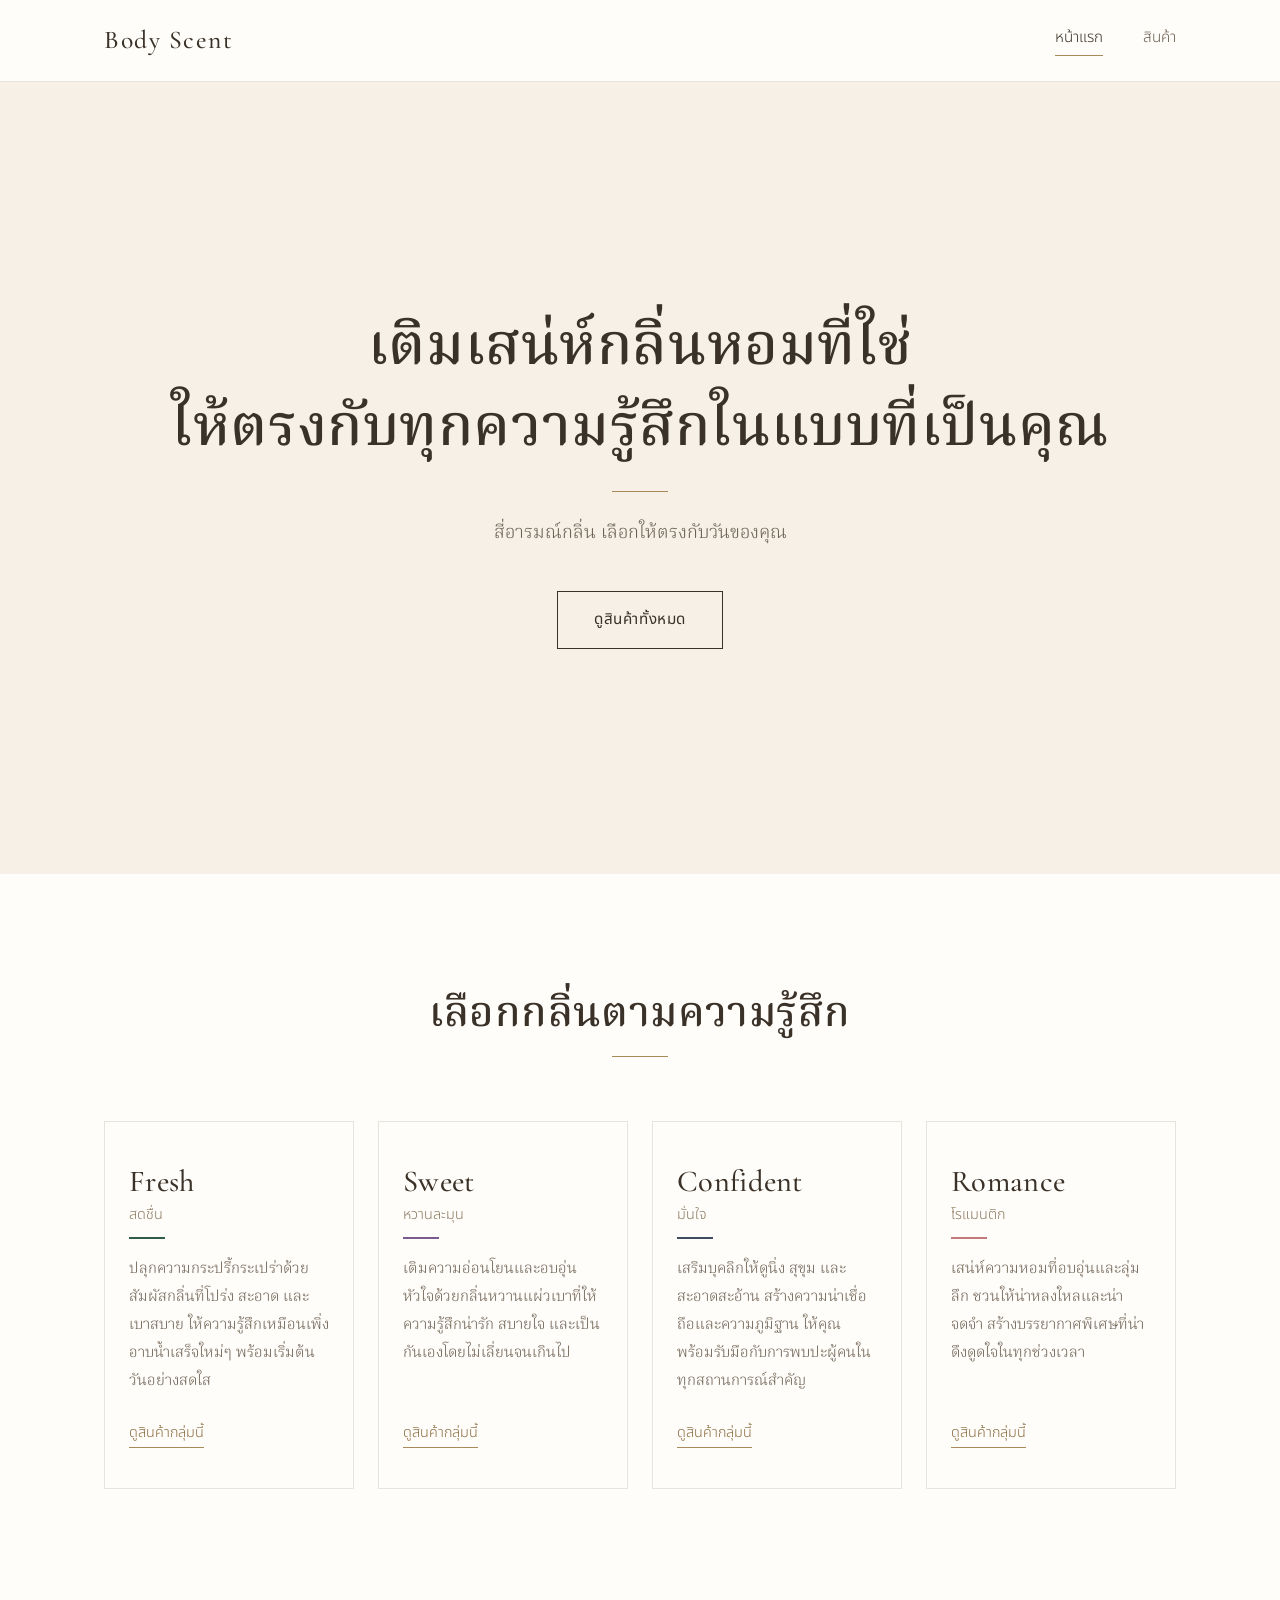
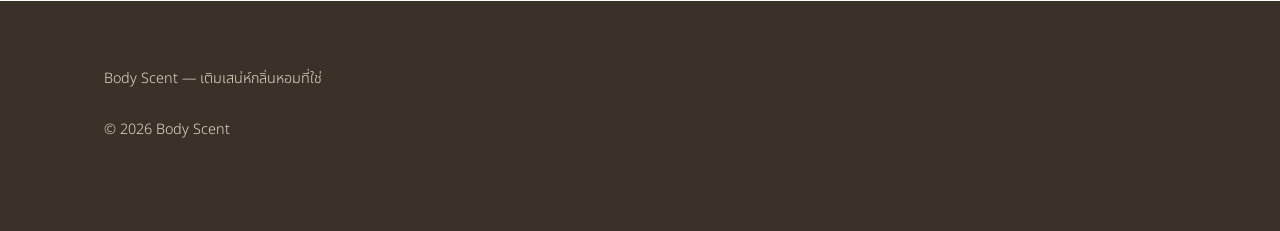
<file: index.html>
<!DOCTYPE html>
<html lang="th">
<head>
  <meta charset="UTF-8">
  <meta name="viewport" content="width=device-width, initial-scale=1">
  <title>Body Scent — เติมเสน่ห์กลิ่นหอมที่ใช่</title>
  <meta name="description" content="Body Scent เติมเสน่ห์กลิ่นหอมที่ใช่ ให้ตรงกับทุกความรู้สึกในแบบที่เป็นคุณ">
  <link rel="stylesheet" href="style.css">
  <style>
    /* เฉพาะหน้าแรก */
    .hero--full {
      min-height: 88vh;
      min-height: 88svh;
      display: flex;
      align-items: center;
    }
    .hero--full h1 {
      font-size: clamp(2rem, 4.8vw, 3.6rem);
      line-height: 1.4;
      margin-bottom: var(--space-3);
    }
    .hero--full h1 span { display: block; }
    .hero--full .rule { margin-top: 0; }

    .mood-grid {
      display: grid;
      grid-template-columns: repeat(auto-fit, minmax(240px, 1fr));
      gap: var(--space-3);
    }
    .mood-card {
      display: flex;
      flex-direction: column;
      padding: var(--space-4) var(--space-3);
      background: var(--white);
      border: 1px solid var(--line-soft);
      transition: border-color .25s;
    }
    .mood-card:hover,
    .mood-card:focus-visible { border-color: var(--accent); }
    .mood-card h3 { font-size: 1.9rem; margin-bottom: 0; }
    .mood-card .mood-th {
      font-family: var(--font-sans);
      font-size: 0.9rem;
      color: var(--beige-deep);
    }
    .mood-card p { font-size: 0.95rem; line-height: 1.85; flex: 1; margin-bottom: var(--space-3); }
    .mood-card .mood-more {
      font-family: var(--font-sans);
      font-size: 0.9rem;
      color: var(--accent-dark);
      border-bottom: 1px solid var(--accent);
      align-self: flex-start;
    }
  </style>
</head>
<body>

  <header class="site-header">
    <div class="container">
      <a class="logo" href="index.html">Body Scent</a>
      <nav class="nav" aria-label="เมนูหลัก">
        <a href="index.html" aria-current="page">หน้าแรก</a>
        <a href="product.html">สินค้า</a>
      </nav>
    </div>
  </header>

  <main>
    <section class="hero hero--full">
      <div class="container">
        <h1>
          <span>เติมเสน่ห์กลิ่นหอมที่ใช่</span>
          <span>ให้ตรงกับทุกความรู้สึกในแบบที่เป็นคุณ</span>
        </h1>
        <span class="rule"></span>
        <p>สี่อารมณ์กลิ่น เลือกให้ตรงกับวันของคุณ</p>
        <a class="btn" href="product.html">ดูสินค้าทั้งหมด</a>
      </div>
    </section>

    <section class="section" id="moods">
      <div class="container">
        <div class="section-head">
          <h2>เลือกกลิ่นตามความรู้สึก</h2>
          <span class="rule"></span>
        </div>

        <div class="mood-grid">
          <a class="mood-card" href="product.html?mood=fresh">
            <h3>Fresh</h3>
            <span class="mood-th">สดชื่น</span>
            <span class="mood-line mood-line--fresh"></span>
            <p>ปลุกความกระปรี้กระเปร่าด้วยสัมผัสกลิ่นที่โปร่ง สะอาด และเบาสบาย ให้ความรู้สึกเหมือนเพิ่งอาบน้ำเสร็จใหม่ๆ พร้อมเริ่มต้นวันอย่างสดใส</p>
            <span class="mood-more">ดูสินค้ากลุ่มนี้</span>
          </a>

          <a class="mood-card" href="product.html?mood=sweet">
            <h3>Sweet</h3>
            <span class="mood-th">หวานละมุน</span>
            <span class="mood-line mood-line--sweet"></span>
            <p>เติมความอ่อนโยนและอบอุ่นหัวใจด้วยกลิ่นหวานแผ่วเบาที่ให้ความรู้สึกน่ารัก สบายใจ และเป็นกันเองโดยไม่เลี่ยนจนเกินไป</p>
            <span class="mood-more">ดูสินค้ากลุ่มนี้</span>
          </a>

          <a class="mood-card" href="product.html?mood=confident">
            <h3>Confident</h3>
            <span class="mood-th">มั่นใจ</span>
            <span class="mood-line mood-line--confident"></span>
            <p>เสริมบุคลิกให้ดูนิ่ง สุขุม และสะอาดสะอ้าน สร้างความน่าเชื่อถือและความภูมิฐาน ให้คุณพร้อมรับมือกับการพบปะผู้คนในทุกสถานการณ์สำคัญ</p>
            <span class="mood-more">ดูสินค้ากลุ่มนี้</span>
          </a>

          <a class="mood-card" href="product.html?mood=romance">
            <h3>Romance</h3>
            <span class="mood-th">โรแมนติก</span>
            <span class="mood-line mood-line--romance"></span>
            <p>เสน่ห์ความหอมที่อบอุ่นและลุ่มลึก ชวนให้น่าหลงใหลและน่าจดจำ สร้างบรรยากาศพิเศษที่น่าดึงดูดใจในทุกช่วงเวลา</p>
            <span class="mood-more">ดูสินค้ากลุ่มนี้</span>
          </a>
        </div>
      </div>
    </section>
  </main>

  <footer class="site-footer">
    <div class="container">
      <p>Body Scent — เติมเสน่ห์กลิ่นหอมที่ใช่</p>
      <p>&copy; 2026 Body Scent</p>
    </div>
  </footer>

  <script src="script.js"></script>
</body>
</html>
</file>
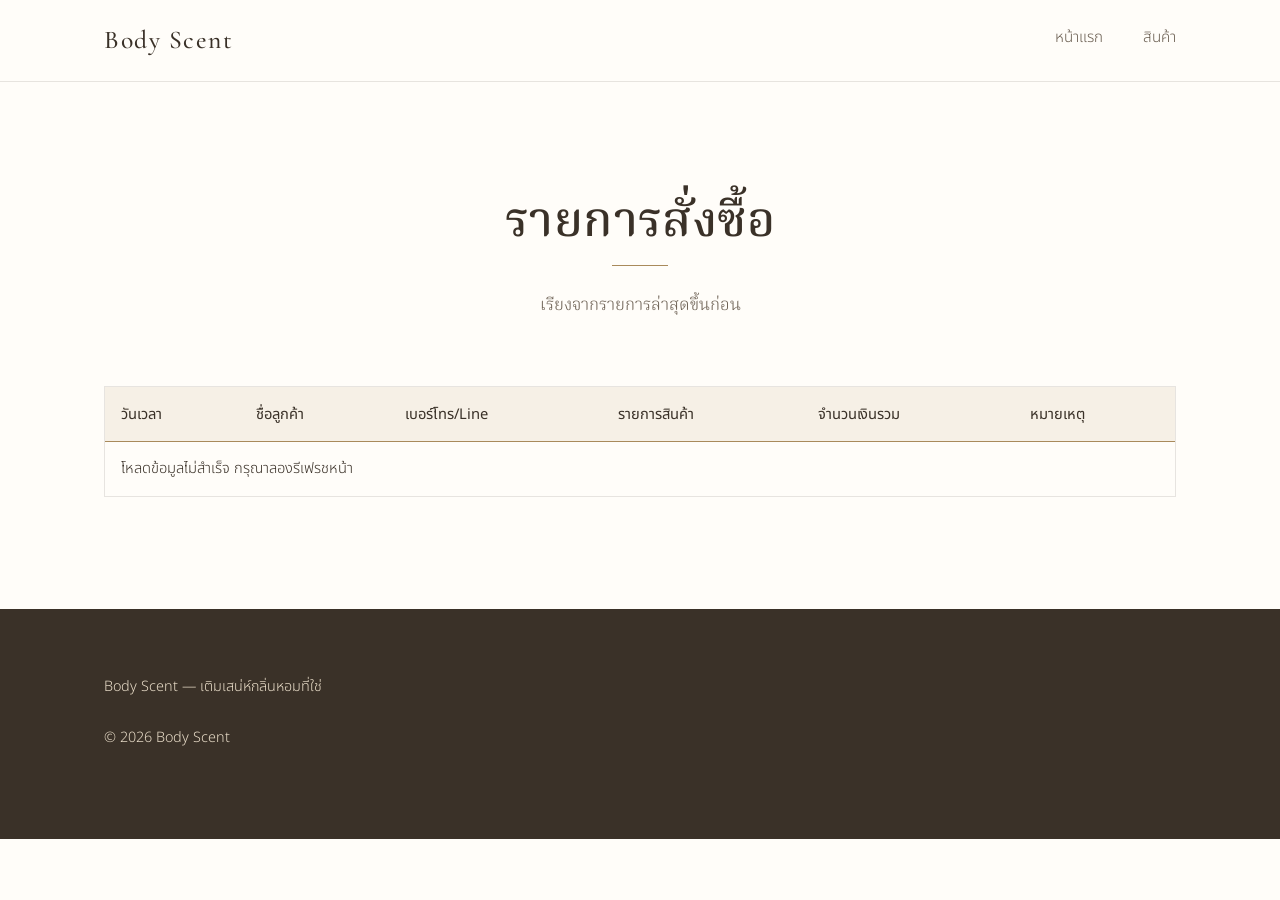
<file: admin.html>
<!DOCTYPE html>
<html lang="th">
<head>
  <meta charset="UTF-8">
  <meta name="viewport" content="width=device-width, initial-scale=1">
  <meta name="robots" content="noindex, nofollow">
  <title>รายการสั่งซื้อ — Body Scent</title>
  <link rel="stylesheet" href="style.css">
  <style>
    .page-title { font-size: clamp(2rem, 4vw, 3rem); }
    .table-scroll { overflow-x: auto; border: 1px solid var(--line-soft); }
    #ordersTable {
      width: 100%;
      min-width: 760px;
      border-collapse: collapse;
      font-family: var(--font-sans);
      font-size: 0.92rem;
      font-weight: 300;
      line-height: 1.7;
    }
    #ordersTable th, #ordersTable td {
      text-align: left;
      vertical-align: top;
      padding: 0.9rem 1rem;
      border-bottom: 1px solid var(--line-soft);
    }
    #ordersTable thead th {
      font-weight: 400;
      color: var(--ink);
      background: var(--cream);
      border-bottom: 1px solid var(--accent);
      white-space: nowrap;
    }
    #ordersTable tbody tr:last-child td { border-bottom: 0; }
    #ordersTable tbody tr:hover td { background: var(--cream); }
  </style>
</head>
<body>

  <header class="site-header">
    <div class="container">
      <a class="logo" href="index.html">Body Scent</a>
      <nav class="nav" aria-label="เมนูหลัก">
        <a href="index.html">หน้าแรก</a>
        <a href="product.html">สินค้า</a>
      </nav>
    </div>
  </header>

  <main>
    <section class="section">
      <div class="container">
        <div class="section-head">
          <h1 class="page-title">รายการสั่งซื้อ</h1>
          <span class="rule"></span>
          <p>เรียงจากรายการล่าสุดขึ้นก่อน</p>
        </div>

        <div class="table-scroll">
          <table id="ordersTable">
            <thead>
              <tr>
                <th>วันเวลา</th>
                <th>ชื่อลูกค้า</th>
                <th>เบอร์โทร/Line</th>
                <th>รายการสินค้า</th>
                <th>จำนวนเงินรวม</th>
                <th>หมายเหตุ</th>
              </tr>
            </thead>
            <tbody></tbody>
          </table>
        </div>
      </div>
    </section>
  </main>

  <footer class="site-footer">
    <div class="container">
      <p>Body Scent — เติมเสน่ห์กลิ่นหอมที่ใช่</p>
      <p>&copy; 2026 Body Scent</p>
    </div>
  </footer>

  <script src="script.js"></script>
</body>
</html>
</file>
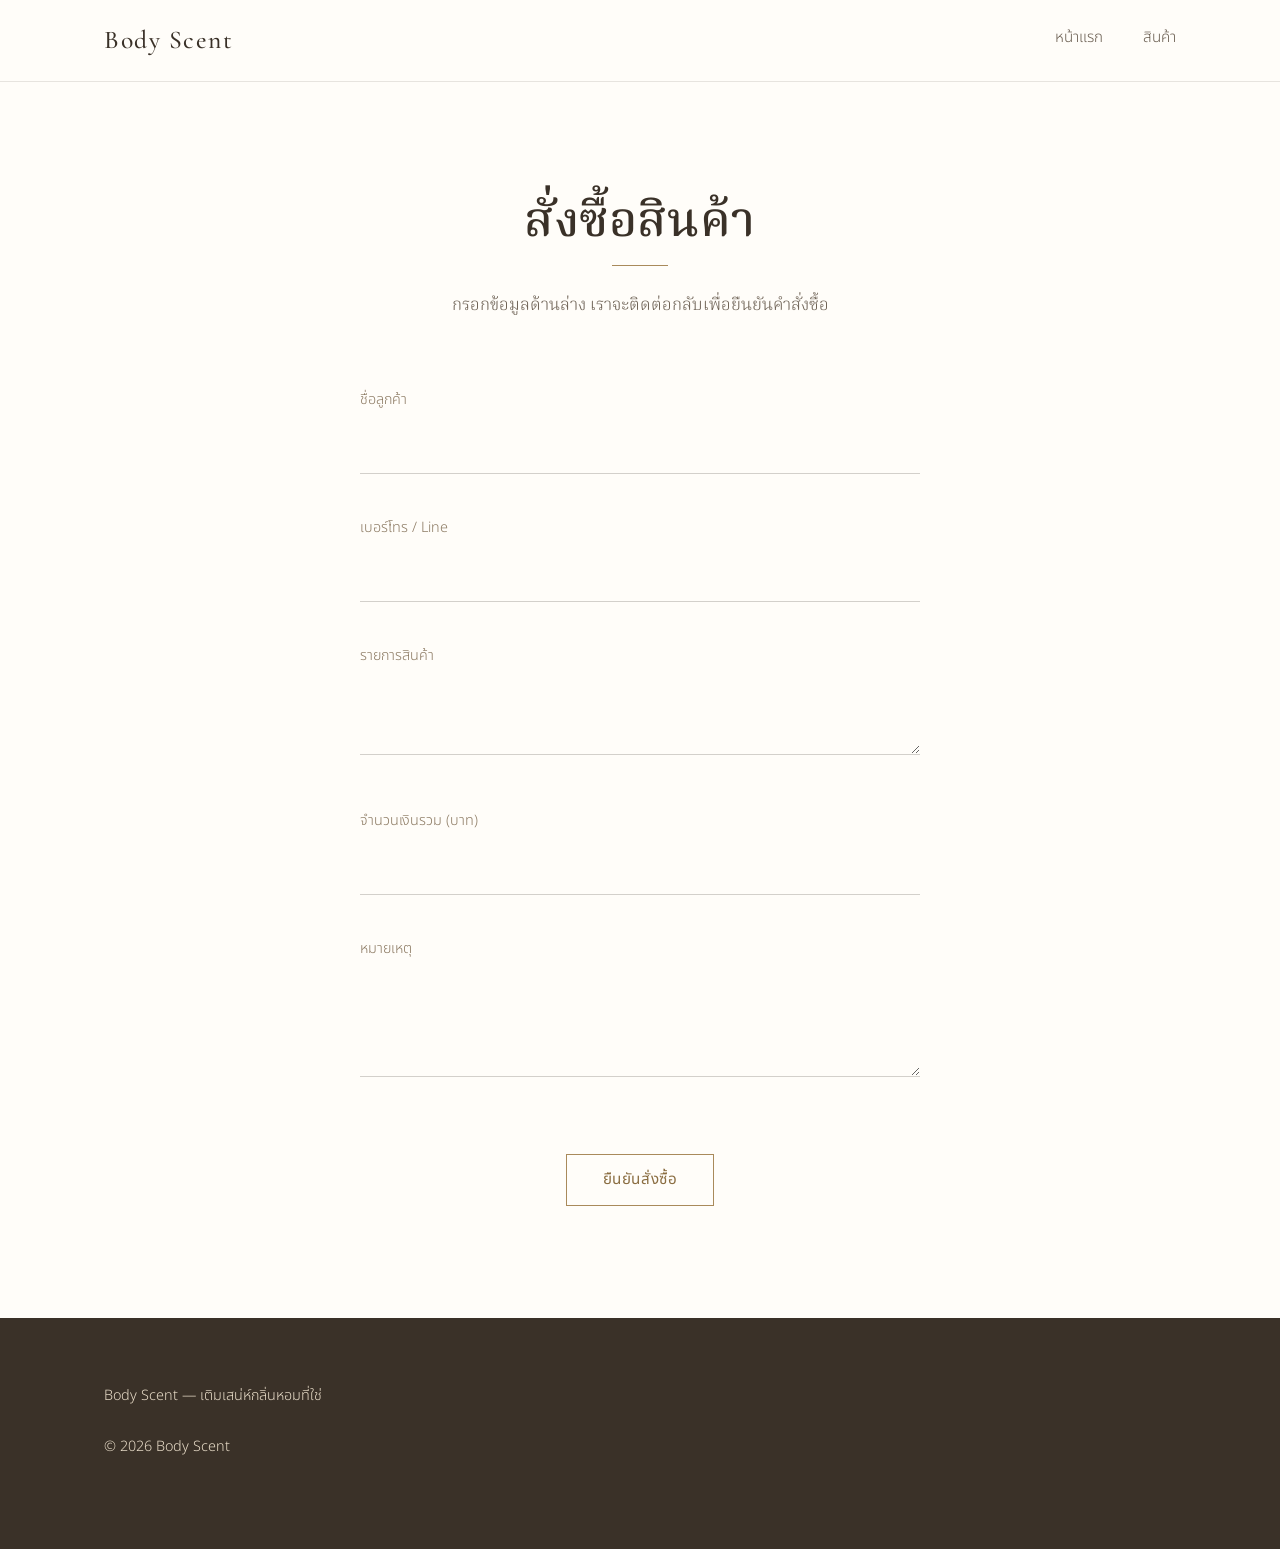
<file: order.html>
<!DOCTYPE html>
<html lang="th">
<head>
  <meta charset="UTF-8">
  <meta name="viewport" content="width=device-width, initial-scale=1">
  <title>สั่งซื้อสินค้า — Body Scent</title>
  <link rel="stylesheet" href="style.css">
  <style>
    .page-title { font-size: clamp(2rem, 4vw, 3rem); }
    .order-wrap { max-width: 560px; margin: 0 auto; }
    .field { margin-bottom: var(--space-4); }
    .field label {
      display: block;
      font-family: var(--font-sans);
      font-size: 0.9rem;
      color: var(--beige-deep);
      margin-bottom: 0.1rem;
    }
    .field textarea { resize: vertical; line-height: 1.7; }
    .order-actions { text-align: center; margin-top: var(--space-5); }
    .order-actions .btn:disabled { opacity: 0.5; cursor: not-allowed; }
    .order-actions .btn:disabled:hover { background: transparent; color: var(--ink); }
    .order-note { text-align: center; font-size: 0.9rem; margin: var(--space-2) auto 0; }
  </style>
</head>
<body>

  <header class="site-header">
    <div class="container">
      <a class="logo" href="index.html">Body Scent</a>
      <nav class="nav" aria-label="เมนูหลัก">
        <a href="index.html">หน้าแรก</a>
        <a href="product.html">สินค้า</a>
      </nav>
    </div>
  </header>

  <main>
    <section class="section">
      <div class="container">
        <div class="section-head">
          <h1 class="page-title">สั่งซื้อสินค้า</h1>
          <span class="rule"></span>
          <p>กรอกข้อมูลด้านล่าง เราจะติดต่อกลับเพื่อยืนยันคำสั่งซื้อ</p>
        </div>

        <div class="order-wrap">
          <form id="orderForm">
            <div class="field">
              <label for="customerName">ชื่อลูกค้า</label>
              <input type="text" id="customerName" name="customerName" autocomplete="name" required>
            </div>

            <div class="field">
              <label for="contact">เบอร์โทร / Line</label>
              <input type="text" id="contact" name="contact" autocomplete="tel" required>
            </div>

            <div class="field">
              <label for="items">รายการสินค้า</label>
              <textarea id="items" name="items" rows="2" required></textarea>
            </div>

            <div class="field">
              <label for="total">จำนวนเงินรวม (บาท)</label>
              <input type="text" id="total" name="total" inputmode="numeric" required>
            </div>

            <div class="field">
              <label for="note">หมายเหตุ</label>
              <textarea id="note" name="note" rows="3"></textarea>
            </div>

            <div class="order-actions">
              <button type="submit" class="btn btn--accent">ยืนยันสั่งซื้อ</button>
            </div>
          </form>
        </div>
      </div>
    </section>
  </main>

  <footer class="site-footer">
    <div class="container">
      <p>Body Scent — เติมเสน่ห์กลิ่นหอมที่ใช่</p>
      <p>&copy; 2026 Body Scent</p>
    </div>
  </footer>

  <script src="script.js"></script>
</body>
</html>
</file>
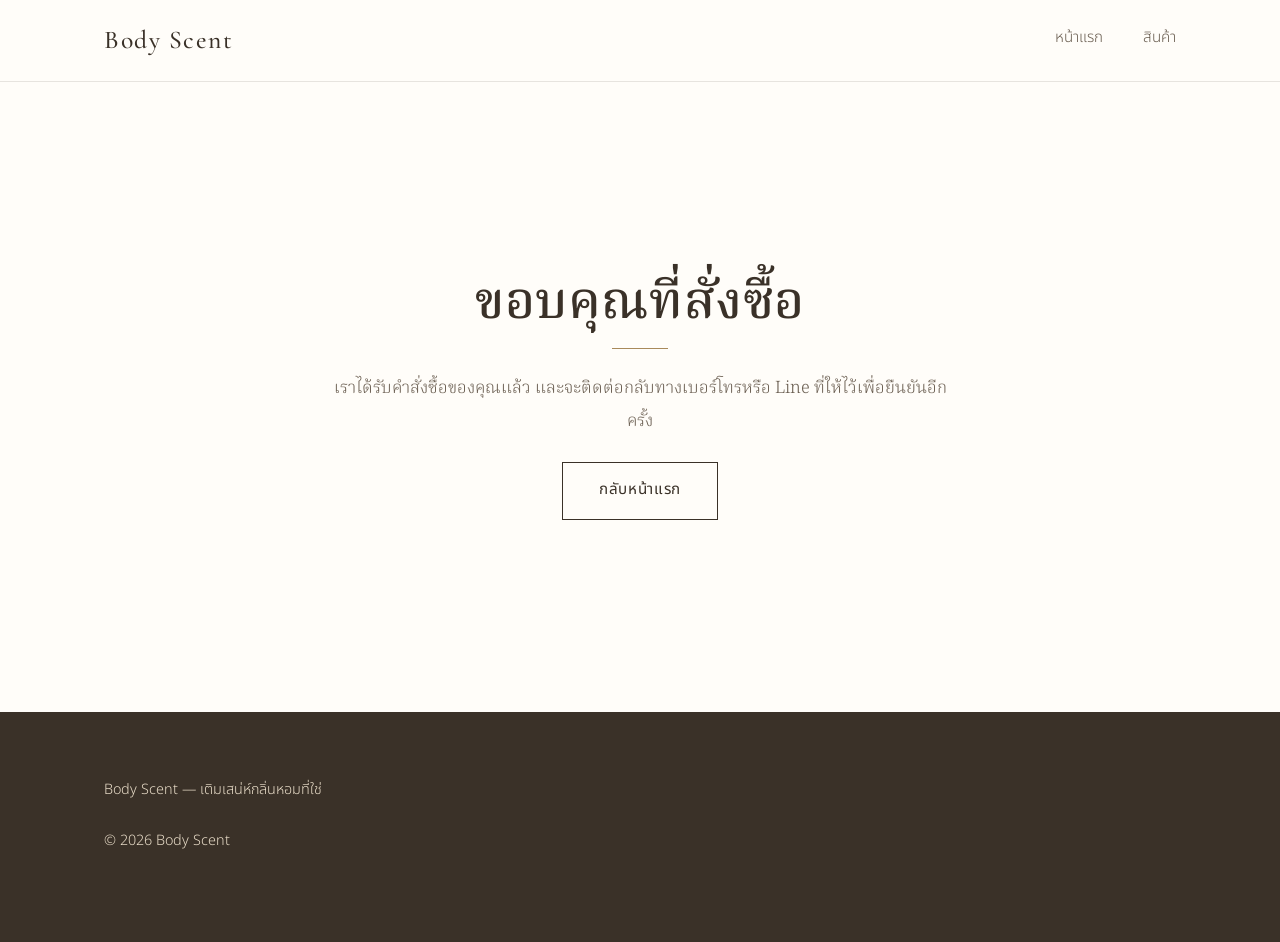
<file: thankyou.html>
<!DOCTYPE html>
<html lang="th">
<head>
  <meta charset="UTF-8">
  <meta name="viewport" content="width=device-width, initial-scale=1">
  <title>ขอบคุณที่สั่งซื้อ — Body Scent</title>
  <link rel="stylesheet" href="style.css">
  <style>
    .thanks {
      min-height: 70vh;
      min-height: 70svh;
      display: flex;
      align-items: center;
      text-align: center;
    }
    .thanks p { margin-left: auto; margin-right: auto; }
    .thanks h1 { font-size: clamp(2rem, 4.5vw, 3.2rem); }
  </style>
</head>
<body>

  <header class="site-header">
    <div class="container">
      <a class="logo" href="index.html">Body Scent</a>
      <nav class="nav" aria-label="เมนูหลัก">
        <a href="index.html">หน้าแรก</a>
        <a href="product.html">สินค้า</a>
      </nav>
    </div>
  </header>

  <main>
    <section class="section thanks">
      <div class="container">
        <h1>ขอบคุณที่สั่งซื้อ</h1>
        <span class="rule"></span>
        <p>เราได้รับคำสั่งซื้อของคุณแล้ว และจะติดต่อกลับทางเบอร์โทรหรือ Line ที่ให้ไว้เพื่อยืนยันอีกครั้ง</p>
        <a class="btn" href="index.html">กลับหน้าแรก</a>
      </div>
    </section>
  </main>

  <footer class="site-footer">
    <div class="container">
      <p>Body Scent — เติมเสน่ห์กลิ่นหอมที่ใช่</p>
      <p>&copy; 2026 Body Scent</p>
    </div>
  </footer>

</body>
</html>
</file>
<file: style.css>
/* Body Scent — Premium minimal theme */
@import url('https://fonts.googleapis.com/css2?family=Cormorant+Garamond:wght@400;500;600&family=Noto+Serif+Thai:wght@300;400;500;600&family=Noto+Sans+Thai:wght@300;400;500&display=swap');

:root {
  /* Base palette */
  --white: #fffdf9;
  --cream: #f6f0e6;
  --sand: #e8dcc8;
  --beige-deep: #8c7a63;
  --ink: #3a3128;
  --ink-soft: #6b5f52;

  /* Accent: soft gold / bronze */
  --accent: #a98a5b;
  --accent-dark: #8a6d41;

  /* Mood dots (used only as small touches) */
  --mood-fresh: #2f5d4a;
  --mood-sweet: #7b5a8f;
  --mood-confident: #3e4d5f;
  --mood-romance: #c47a7a;

  --line: rgba(58, 49, 40, 0.22);
  --line-soft: rgba(58, 49, 40, 0.12);

  --font-display: 'Cormorant Garamond', 'Noto Serif Thai', Georgia, serif;
  --font-serif: 'Noto Serif Thai', 'Cormorant Garamond', Georgia, serif;
  --font-sans: 'Noto Sans Thai', system-ui, -apple-system, sans-serif;

  --space-1: 0.5rem;
  --space-2: 1rem;
  --space-3: 1.5rem;
  --space-4: 2.5rem;
  --space-5: 4rem;
  --space-6: 7rem;

  --container: 1120px;
}

*, *::before, *::after { box-sizing: border-box; }
html { scroll-behavior: smooth; }

body {
  margin: 0;
  background: var(--white);
  color: var(--ink);
  font-family: var(--font-serif);
  font-weight: 300;
  font-size: 1.0625rem;
  line-height: 1.9;
  -webkit-font-smoothing: antialiased;
}

img { max-width: 100%; display: block; }
a { color: inherit; text-decoration: none; }

h1, h2, h3, h4 {
  font-family: var(--font-display);
  font-weight: 500;
  line-height: 1.3;
  letter-spacing: 0.01em;
  margin: 0 0 var(--space-2);
  color: var(--ink);
}
h1 { font-size: clamp(2.4rem, 5.5vw, 4.25rem); line-height: 1.15; }
h2 { font-size: clamp(1.8rem, 3.5vw, 2.6rem); }
h3 { font-size: 1.35rem; }
p  { margin: 0 0 var(--space-3); color: var(--ink-soft); max-width: 62ch; }

/* Layout */
.container { width: 100%; max-width: var(--container); margin: 0 auto; padding: 0 var(--space-3); }
.section { padding: var(--space-6) 0; }
.section--cream { background: var(--cream); }
.section--sand  { background: var(--sand); }
.section-head { text-align: center; margin-bottom: var(--space-5); }
.section-head p { margin-left: auto; margin-right: auto; }

/* Thin gold rule under headings */
.rule {
  display: block; width: 56px; height: 1px;
  background: var(--accent); margin: var(--space-2) auto var(--space-3); border: 0;
}
.rule--left { margin-left: 0; }

/* Header / nav */
.site-header {
  position: sticky; top: 0; z-index: 50;
  background: rgba(255, 253, 249, 0.92);
  backdrop-filter: blur(8px);
  border-bottom: 1px solid var(--line-soft);
}
.site-header .container {
  display: flex; align-items: center; justify-content: space-between;
  padding-top: var(--space-2); padding-bottom: var(--space-2);
}
.logo { font-family: var(--font-display); font-size: 1.6rem; font-weight: 500; letter-spacing: 0.06em; }
.nav { display: flex; gap: var(--space-4); font-family: var(--font-sans); font-size: 0.95rem; }
.nav a { color: var(--ink-soft); padding-bottom: 2px; border-bottom: 1px solid transparent; transition: color .2s, border-color .2s; }
.nav a:hover, .nav a[aria-current="page"] { color: var(--ink); border-bottom-color: var(--accent); }

/* Buttons — thin outline */
.btn {
  display: inline-block;
  font-family: var(--font-sans); font-weight: 400; font-size: 0.95rem;
  letter-spacing: 0.04em;
  padding: 0.85rem 2.25rem;
  background: transparent; color: var(--ink);
  border: 1px solid var(--ink);
  border-radius: 0; cursor: pointer;
  transition: background .25s, color .25s, border-color .25s;
}
.btn:hover { background: var(--ink); color: var(--white); }
.btn--accent { border-color: var(--accent); color: var(--accent-dark); }
.btn--accent:hover { background: var(--accent); border-color: var(--accent); color: var(--white); }
.btn--small { padding: 0.55rem 1.4rem; font-size: 0.875rem; }

/* Filters (mood / type) */
.filters { display: flex; flex-wrap: wrap; gap: var(--space-2); justify-content: center; margin-bottom: var(--space-5); }
.filter-btn {
  font-family: var(--font-sans); font-size: 0.9rem; font-weight: 300;
  padding: 0.5rem 1.4rem; background: transparent; color: var(--ink-soft);
  border: 1px solid var(--line); border-radius: 999px; cursor: pointer;
  transition: border-color .2s, color .2s;
}
.filter-btn:hover { border-color: var(--accent); color: var(--ink); }
.filter-btn.is-active { border-color: var(--accent-dark); color: var(--ink); }

/* Product grid & card */
.product-grid { display: grid; grid-template-columns: repeat(auto-fill, minmax(250px, 1fr)); gap: var(--space-4); }
.product-card {
  background: var(--white);
  border: 1px solid var(--line-soft);
  display: flex; flex-direction: column;
  transition: border-color .25s;
}
.product-card:hover { border-color: var(--accent); }
.product-card__image { aspect-ratio: 4 / 5; background: var(--cream); overflow: hidden; }
.product-card__image img { width: 100%; height: 100%; object-fit: cover; }
.product-card__body { padding: var(--space-3); display: flex; flex-direction: column; flex: 1; }
.product-card__name { font-size: 1.2rem; margin-bottom: 0.25rem; }
.product-card__meta { font-family: var(--font-sans); font-size: 0.85rem; color: var(--beige-deep); margin-bottom: var(--space-2); }
.product-card__desc { font-size: 0.95rem; line-height: 1.8; flex: 1; }
.product-card__price { font-family: var(--font-display); font-size: 1.5rem; color: var(--accent-dark); margin: var(--space-1) 0 var(--space-2); }

/* Mood accent: small dot only, no filled backgrounds */
.mood-dot {
  display: inline-block; width: 8px; height: 8px; border-radius: 50%;
  margin-right: 0.6rem; vertical-align: middle; background: var(--accent);
}
.mood-dot--fresh     { background: var(--mood-fresh); }
.mood-dot--sweet     { background: var(--mood-sweet); }
.mood-dot--confident { background: var(--mood-confident); }
.mood-dot--romance   { background: var(--mood-romance); }

/* Thin underline accent beneath a mood title */
.mood-line { display: block; width: 36px; height: 2px; margin: var(--space-1) 0 var(--space-2); background: var(--accent); }
.mood-line--fresh     { background: var(--mood-fresh); }
.mood-line--sweet     { background: var(--mood-sweet); }
.mood-line--confident { background: var(--mood-confident); }
.mood-line--romance   { background: var(--mood-romance); }

/* Hero */
.hero { padding: var(--space-6) 0; background: var(--cream); text-align: center; }
.hero p { margin-left: auto; margin-right: auto; font-size: 1.15rem; }
.hero .btn { margin-top: var(--space-2); }

/* Forms */
input, select, textarea {
  width: 100%; font: inherit; font-family: var(--font-sans); font-weight: 300;
  padding: 0.8rem 0; background: transparent; color: var(--ink);
  border: 0; border-bottom: 1px solid var(--line); border-radius: 0; outline: none;
  transition: border-color .2s;
}
input:focus, select:focus, textarea:focus { border-bottom-color: var(--accent-dark); }

/* Footer */
.site-footer { background: var(--ink); color: var(--sand); padding: var(--space-5) 0; font-family: var(--font-sans); font-size: 0.9rem; font-weight: 300; }
.site-footer a:hover { color: var(--white); }
.site-footer p { color: var(--sand); }

/* Accessibility */
:focus-visible { outline: 1px solid var(--accent-dark); outline-offset: 3px; }
@media (prefers-reduced-motion: reduce) {
  * { transition: none !important; scroll-behavior: auto !important; }
}

/* Responsive */
@media (max-width: 900px) {
  .section { padding: var(--space-5) 0; }
  .hero { padding: var(--space-5) 0; }
  .nav { gap: var(--space-3); }
}
@media (max-width: 600px) {
  body { font-size: 1rem; }
  .container { padding: 0 var(--space-2); }
  .site-header .container { flex-direction: column; gap: var(--space-1); }
  .nav { gap: var(--space-2); font-size: 0.875rem; }
  .product-grid { grid-template-columns: 1fr 1fr; gap: var(--space-2); }
  .product-card__body { padding: var(--space-2); }
  .product-card__desc { display: none; }
  .btn { padding: 0.8rem 1.75rem; }
}
</file>
